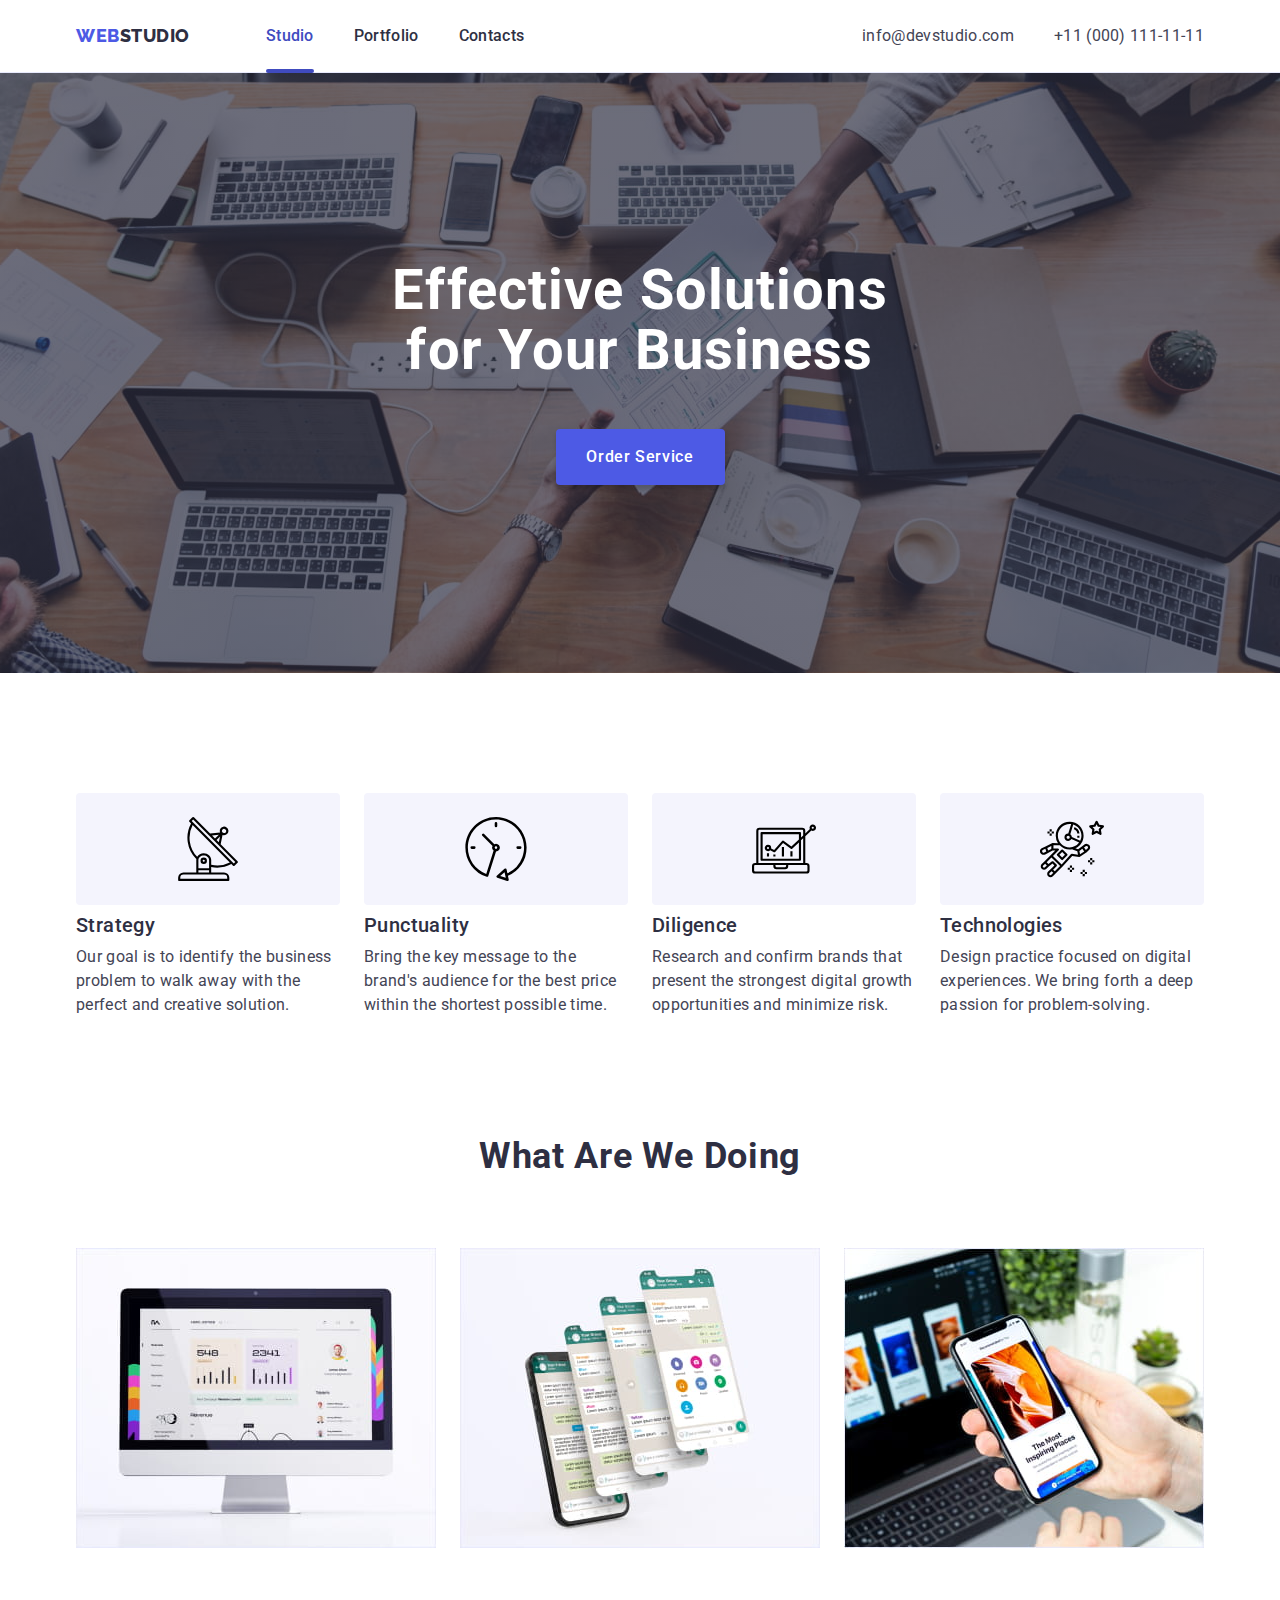
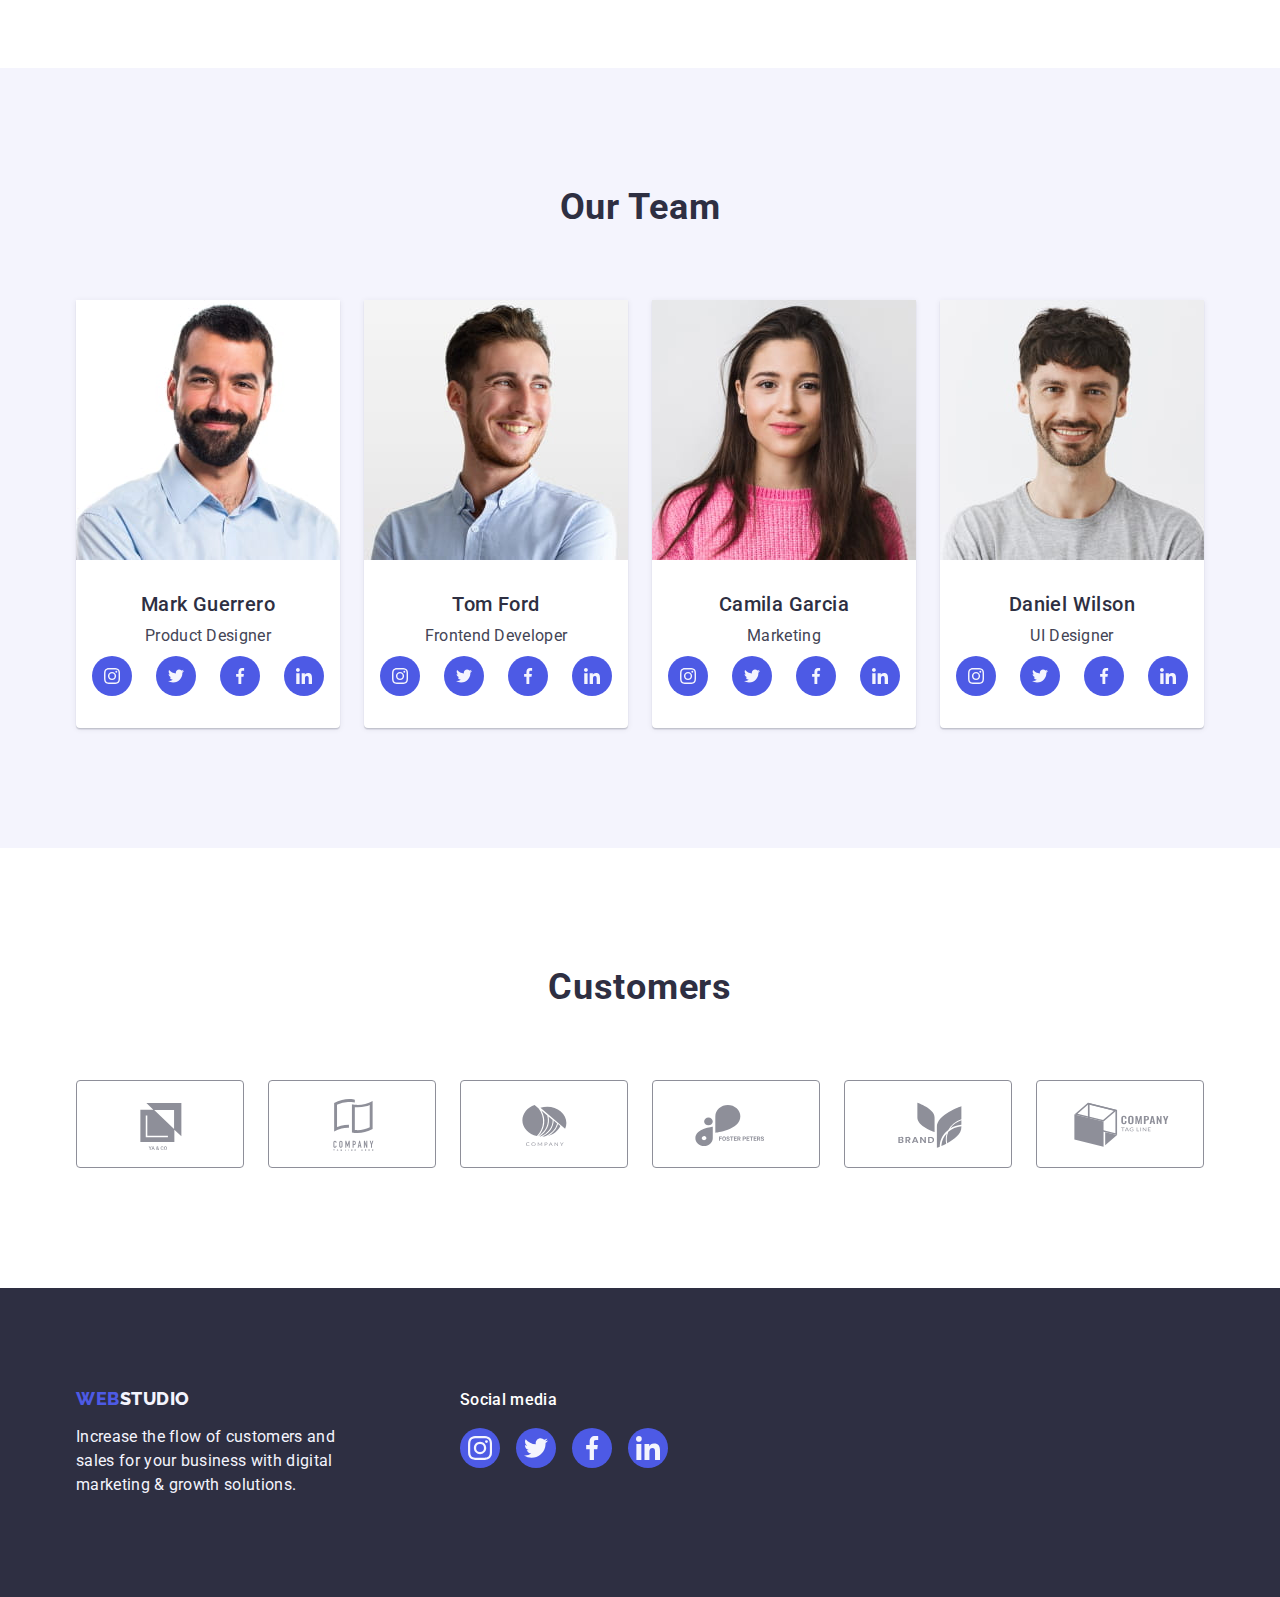
<file: index.html>
<!DOCTYPE html>
<html lang="en">
  <head>
    <meta charset="UTF-8" />
    <meta http-equiv="X-UA-Compatible" content="IE=edge" />
    <meta name="viewport" content="width=device-width, initial-scale=1.0" />
    <title>Web Studio</title>
    <!-- Font styles -->
    <link rel="preconnect" href="https://fonts.googleapis.com" />
    <link rel="preconnect" href="https://fonts.gstatic.com" crossorigin />
    <link
      href="https://fonts.googleapis.com/css2?family=Raleway:wght@800&family=Roboto:wght@400;500;700;900&display=swap"
      rel="stylesheet" />
    <!-- Normalize -->
    <link
      rel="stylesheet"
      href="https://cdnjs.cloudflare.com/ajax/libs/modern-normalize/1.1.0/modern-normalize.min.css" />
    <!-- Custom styles -->
    <link rel="stylesheet" href="./css/style.css" />
  </head>

  <body>
    <header class="header">
      <div class="container">
        <nav class="main-nav">
          <a class="site-logo link" href="./index.html">Web<span class="logo-span">Studio</span></a>
          <ul class="nav-list list">
            <li class="nav-item"><a class="link nav-link active" href="./index.html">Studio</a></li>
            <li class="nav-item">
              <a class="link nav-link" href="./portfolio.html">Portfolio</a>
            </li>
            <li class="nav-item"><a class="link nav-link" href="">Contacts</a></li>
          </ul>
        </nav>
        <address class="address">
          <ul class="list">
            <li class="address-item">
              <a class="link" href="mailto:info@devstudio.com">info@devstudio.com</a>
            </li>
            <li class="address-item">
              <a class="link" href="tel:+110001111111">+11 (000) 111-11-11</a>
            </li>
          </ul>
        </address>
      </div>
    </header>

    <main>
      <!-- Hero section -->
      <section class="hero section">
        <div class="container">
          <h1 class="hero-title">Effective Solutions for Your Business</h1>
          <button class="hero-btn button" type="button" data-modal-open>Order Service</button>
        </div>
      </section>
      <!-- Features section -->
      <section class="features section">
        <div class="container">
          <h2 class="section-title" hidden>Our features</h2>
          <ul class="list">
            <li class="feature-item">
              <div class="thumb">
                <svg class="feature-icon" width="64" height="64">
                  <use href="./images/icons.svg#antenna"></use>
                </svg>
              </div>
              <h3 class="item-title">Strategy</h3>
              <p class="features-description">
                Our goal is to identify the business problem to walk away with the perfect and creative solution.
              </p>
            </li>
            <li class="feature-item">
              <div class="thumb">
                <svg class="feature-icon" width="64" height="64">
                  <use href="./images/icons.svg#clock"></use>
                </svg>
              </div>
              <h3 class="item-title">Punctuality</h3>
              <p class="features-description">
                Bring the key message to the brand's audience for the best price within the shortest possible time.
              </p>
            </li>
            <li class="feature-item">
              <div class="thumb">
                <svg class="feature-icon" width="64" height="64">
                  <use href="./images/icons.svg#diagram"></use>
                </svg>
              </div>
              <h3 class="item-title">Diligence</h3>
              <p class="features-description">
                Research and confirm brands that present the strongest digital growth opportunities and minimize risk.
              </p>
            </li>
            <li class="feature-item">
              <div class="thumb">
                <svg class="feature-icon" width="64" height="64">
                  <use href="./images/icons.svg#astronaut"></use>
                </svg>
              </div>
              <h3 class="item-title">Technologies</h3>
              <p class="features-description">
                Design practice focused on digital experiences. We bring forth a deep passion for problem-solving.
              </p>
            </li>
          </ul>
        </div>
      </section>
      <!-- What are we doing -->
      <section class="works section">
        <div class="container">
          <h2 class="section-title">What are we doing</h2>
          <ul class="list">
            <li class="work-item">
              <img src="./images/works/What-we-are-doing-1.jpg" alt="Work 1" width="360" height="300" />
            </li>
            <li class="work-item">
              <img src="./images/works/What-we-are-doing-2.jpg" alt="Work 2" width="360" height="300" />
            </li>
            <li class="work-item">
              <img src="./images/works/What-we-are-doing-3.jpg" alt="Work 3" width="360" height="300" />
            </li>
          </ul>
        </div>
      </section>
      <!-- Our team -->
      <section class="team section">
        <div class="container">
          <h2 class="section-title">Our Team</h2>
          <ul class="list">
            <li class="team-card">
              <img src="./images/team/worker1.jpg" alt="Product Designer Mark Guerrero" width="264" height="260" />
              <div class="worker-desc">
                <h3 class="item-title">Mark Guerrero</h3>
                <p class="description">Product Designer</p>
                <ul class="socials list">
                  <li class="socials-item">
                    <a
                      href=""
                      class="socials-link link"
                      target="_blank"
                      rel="noopener noreferrer"
                      aria-label="instagram icon">
                      <svg class="socials-icon" width="16" height="16">
                        <use href="./images/icons.svg#instagram"></use>
                      </svg>
                    </a>
                  </li>
                  <li class="socials-item">
                    <a
                      href=""
                      class="socials-link link"
                      target="_blank"
                      rel="noopener noreferrer"
                      aria-label="twitter icon">
                      <svg class="socials-icon" width="16" height="16">
                        <use href="./images/icons.svg#twitter"></use>
                      </svg>
                    </a>
                  </li>
                  <li class="socials-item">
                    <a
                      href=""
                      class="socials-link link"
                      target="_blank"
                      rel="noopener noreferrer"
                      aria-label="facebook icon">
                      <svg class="socials-icon" width="16" height="16">
                        <use href="./images/icons.svg#facebook"></use>
                      </svg>
                    </a>
                  </li>
                  <li class="socials-item">
                    <a
                      href=""
                      class="socials-link link"
                      target="_blank"
                      rel="noopener noreferrer"
                      aria-label="linkedin icon">
                      <svg class="socials-icon" width="16" height="16">
                        <use href="./images/icons.svg#linkedin"></use>
                      </svg>
                    </a>
                  </li>
                </ul>
              </div>
            </li>
            <li class="team-card">
              <img src="./images/team/worker2.jpg" alt="Frontend Developer Tom Ford" width="264" height="260" />
              <div class="worker-desc">
                <h3 class="item-title">Tom Ford</h3>
                <p class="description">Frontend Developer</p>
                <ul class="socials list">
                  <li class="socials-item">
                    <a
                      href=""
                      class="socials-link link"
                      target="_blank"
                      rel="noopener noreferrer"
                      aria-label="instagram icon">
                      <svg class="socials-icon" width="16" height="16">
                        <use href="./images/icons.svg#instagram"></use>
                      </svg>
                    </a>
                  </li>
                  <li class="socials-item">
                    <a
                      href=""
                      class="socials-link link"
                      target="_blank"
                      rel="noopener noreferrer"
                      aria-label="twitter icon">
                      <svg class="socials-icon" width="16" height="16">
                        <use href="./images/icons.svg#twitter"></use>
                      </svg>
                    </a>
                  </li>
                  <li class="socials-item">
                    <a
                      href=""
                      class="socials-link link"
                      target="_blank"
                      rel="noopener noreferrer"
                      aria-label="facebook icon">
                      <svg class="socials-icon" width="16" height="16">
                        <use href="./images/icons.svg#facebook"></use>
                      </svg>
                    </a>
                  </li>
                  <li class="socials-item">
                    <a
                      href=""
                      class="socials-link link"
                      target="_blank"
                      rel="noopener noreferrer"
                      aria-label="linkedin icon">
                      <svg class="socials-icon" width="16" height="16">
                        <use href="./images/icons.svg#linkedin"></use>
                      </svg>
                    </a>
                  </li>
                </ul>
              </div>
            </li>
            <li class="team-card">
              <img src="./images/team/worker3.jpg" alt="Marketer Camila Garcia" width="264" height="260" />
              <div class="worker-desc">
                <h3 class="item-title">Camila Garcia</h3>
                <p class="description">Marketing</p>
                <ul class="socials list">
                  <li class="socials-item">
                    <a
                      href=""
                      class="socials-link link"
                      target="_blank"
                      rel="noopener noreferrer"
                      aria-label="instagram icon">
                      <svg class="socials-icon" width="16" height="16">
                        <use href="./images/icons.svg#instagram"></use>
                      </svg>
                    </a>
                  </li>
                  <li class="socials-item">
                    <a
                      href=""
                      class="socials-link link"
                      target="_blank"
                      rel="noopener noreferrer"
                      aria-label="twitter icon">
                      <svg class="socials-icon" width="16" height="16">
                        <use href="./images/icons.svg#twitter"></use>
                      </svg>
                    </a>
                  </li>
                  <li class="socials-item">
                    <a
                      href=""
                      class="socials-link link"
                      target="_blank"
                      rel="noopener noreferrer"
                      aria-label="facebook icon">
                      <svg class="socials-icon" width="16" height="16">
                        <use href="./images/icons.svg#facebook"></use>
                      </svg>
                    </a>
                  </li>
                  <li class="socials-item">
                    <a
                      href=""
                      class="socials-link link"
                      target="_blank"
                      rel="noopener noreferrer"
                      aria-label="linkedin icon">
                      <svg class="socials-icon" width="16" height="16">
                        <use href="./images/icons.svg#linkedin"></use>
                      </svg>
                    </a>
                  </li>
                </ul>
              </div>
            </li>
            <li class="team-card">
              <img src="./images/team/worker4.jpg" alt="UI Designer Daniel Wilson" width="264" height="260" />
              <div class="worker-desc">
                <h3 class="item-title">Daniel Wilson</h3>
                <p class="description">UI Designer</p>
                <ul class="socials list">
                  <li class="socials-item">
                    <a
                      href=""
                      class="socials-link link"
                      target="_blank"
                      rel="noopener noreferrer"
                      aria-label="instagram icon">
                      <svg class="socials-icon" width="16" height="16">
                        <use href="./images/icons.svg#instagram"></use>
                      </svg>
                    </a>
                  </li>
                  <li class="socials-item">
                    <a
                      href=""
                      class="socials-link link"
                      target="_blank"
                      rel="noopener noreferrer"
                      aria-label="twitter icon">
                      <svg class="socials-icon" width="16" height="16">
                        <use href="./images/icons.svg#twitter"></use>
                      </svg>
                    </a>
                  </li>
                  <li class="socials-item">
                    <a
                      href=""
                      class="socials-link link"
                      target="_blank"
                      rel="noopener noreferrer"
                      aria-label="facebook icon">
                      <svg class="socials-icon" width="16" height="16">
                        <use href="./images/icons.svg#facebook"></use>
                      </svg>
                    </a>
                  </li>
                  <li class="socials-item">
                    <a
                      href=""
                      class="socials-link link"
                      target="_blank"
                      rel="noopener noreferrer"
                      aria-label="linkedin icon">
                      <svg class="socials-icon" width="16" height="16">
                        <use href="./images/icons.svg#linkedin"></use>
                      </svg>
                    </a>
                  </li>
                </ul>
              </div>
            </li>
          </ul>
        </div>
      </section>
      <!-- Customers -->
      <section class="customers section">
        <div class="container">
          <h2 class="section-title">Customers</h2>
          <ul class="customers-list list">
            <li class="customers-list-item">
              <a href="" class="customers-list-link link" target="_blank" rel="noopener noreferrer">
                <svg class="customers-list-icon" width="104" height="56">
                  <use href="./images/icons.svg#customer-1"></use>
                </svg>
              </a>
            </li>
            <li class="customers-list-item">
              <a href="" class="customers-list-link link" target="_blank" rel="noopener noreferrer">
                <svg class="customers-list-icon" width="104" height="56">
                  <use href="./images/icons.svg#customer-2"></use>
                </svg>
              </a>
            </li>
            <li class="customers-list-item">
              <a href="" class="customers-list-link link" target="_blank" rel="noopener noreferrer">
                <svg class="customers-list-icon" width="104" height="56">
                  <use href="./images/icons.svg#customer-3"></use>
                </svg>
              </a>
            </li>
            <li class="customers-list-item">
              <a href="" class="customers-list-link link" target="_blank" rel="noopener noreferrer">
                <svg class="customers-list-icon" width="104" height="56">
                  <use href="./images/icons.svg#customer-4"></use>
                </svg>
              </a>
            </li>
            <li class="customers-list-item">
              <a href="" class="customers-list-link link" target="_blank" rel="noopener noreferrer">
                <svg class="customers-list-icon" width="104" height="56">
                  <use href="./images/icons.svg#customer-5"></use>
                </svg>
              </a>
            </li>
            <li class="customers-list-item">
              <a href="" class="customers-list-link link" target="_blank" rel="noopener noreferrer">
                <svg class="customers-list-icon" width="104" height="56">
                  <use href="./images/icons.svg#customer-6"></use>
                </svg>
              </a>
            </li>
          </ul>
        </div>
      </section>
    </main>

    <footer class="footer">
      <div class="container">
        <div class="footer-text">
          <a class="site-logo link" href="./index.html">Web<span class="logo-span">Studio</span></a>
          <p class="footer-desc">
            Increase the flow of customers and sales for your business with digital marketing & growth solutions.
          </p>
        </div>
        <div class="footer-socials">
          <p class="footer-socials-title">Social media</p>
          <ul class="socials list">
            <li class="socials-item">
              <a
                href=""
                class="socials-link link"
                target="_blank"
                rel="noopener noreferrer"
                aria-label="instagram icon">
                <svg class="socials-icon" width="24" height="24">
                  <use href="./images/icons.svg#instagram"></use>
                </svg>
              </a>
            </li>
            <li class="socials-item">
              <a href="" class="socials-link link" target="_blank" rel="noopener noreferrer" aria-label="twitter icon">
                <svg class="socials-icon" width="24" height="24">
                  <use href="./images/icons.svg#twitter"></use>
                </svg>
              </a>
            </li>
            <li class="socials-item">
              <a href="" class="socials-link link" target="_blank" rel="noopener noreferrer" aria-label="facebook icon">
                <svg class="socials-icon" width="24" height="24">
                  <use href="./images/icons.svg#facebook"></use>
                </svg>
              </a>
            </li>
            <li class="socials-item">
              <a href="" class="socials-link link" target="_blank" rel="noopener noreferrer" aria-label="linkedin icon">
                <svg class="socials-icon" width="24" height="24">
                  <use href="./images/icons.svg#linkedin"></use>
                </svg>
              </a>
            </li>
          </ul>
        </div>
      </div>
    </footer>

    <div class="backdrop is-hidden" data-modal>
      <div class="modal">
        <button class="modal-close-btn" type="button" data-modal-close>
          <svg class="modal-close-icon" width="8" height="8">
            <use href="./images/icons.svg#close"></use>
          </svg>
        </button>
      </div>
    </div>

    <script src="./js/modal.js"></script>
  </body>
</html>
</file>
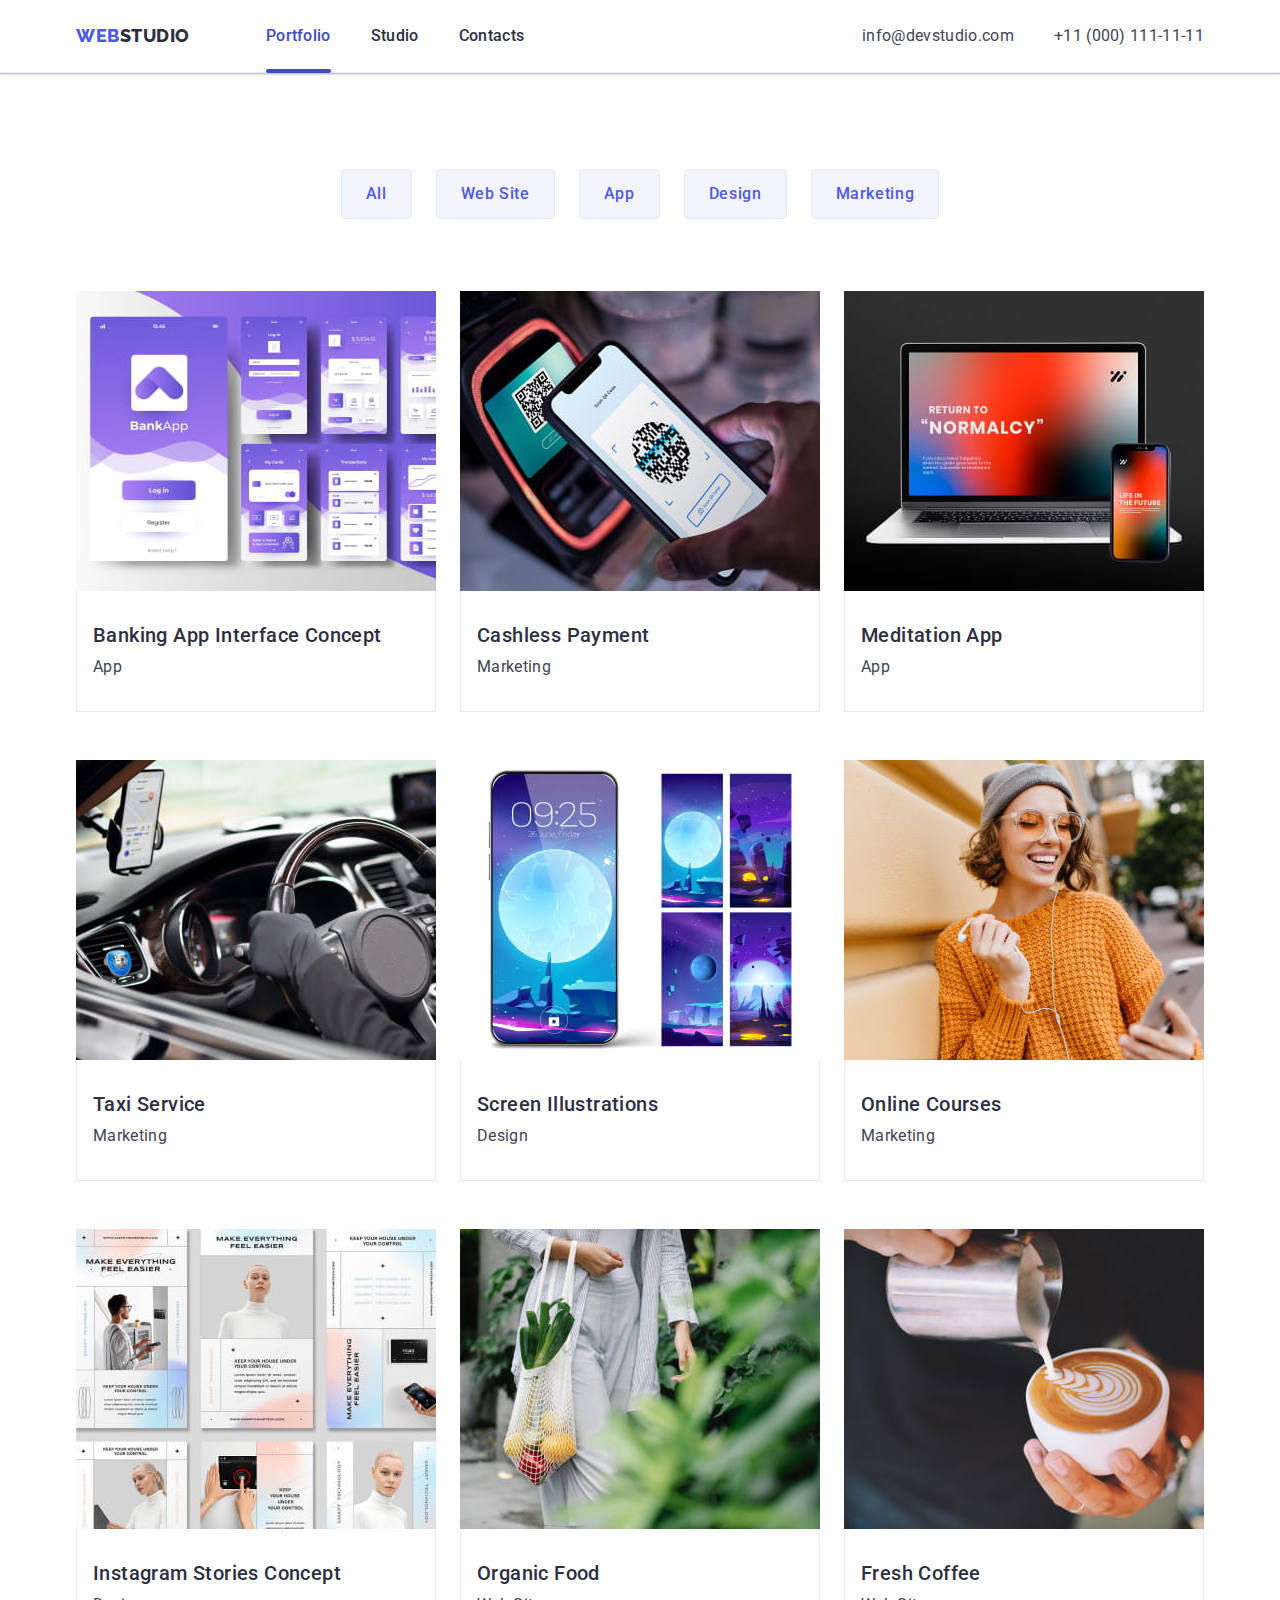
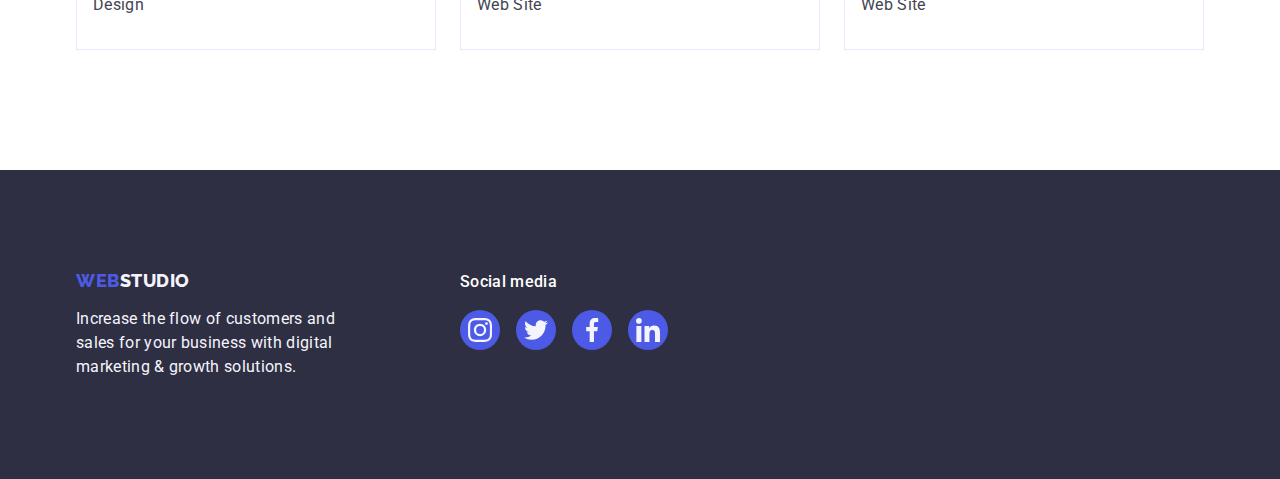
<file: portfolio.html>
<!DOCTYPE html>
<html lang="en">
  <head>
    <meta charset="UTF-8" />
    <meta http-equiv="X-UA-Compatible" content="IE=edge" />
    <meta name="viewport" content="width=device-width, initial-scale=1.0" />
    <title>Portfolio</title>
    <!-- Font styles -->
    <link rel="preconnect" href="https://fonts.googleapis.com" />
    <link rel="preconnect" href="https://fonts.gstatic.com" crossorigin />
    <link
      href="https://fonts.googleapis.com/css2?family=Raleway:wght@800&family=Roboto:wght@400;500;700;900&display=swap"
      rel="stylesheet" />
    <!-- Normalize -->
    <link
      rel="stylesheet"
      href="https://cdnjs.cloudflare.com/ajax/libs/modern-normalize/1.1.0/modern-normalize.min.css" />
    <!-- Custom styles -->
    <link rel="stylesheet" href="./css/style.css" />
  </head>

  <body>
    <header class="header">
      <div class="container">
        <nav class="main-nav">
          <a class="site-logo link" href="./index.html">Web<span class="logo-span">Studio</span></a>
          <ul class="nav-list list">
            <li class="nav-item">
              <a class="link nav-link active" href="./portfolio.html">Portfolio</a>
            </li>
            <li class="nav-item"><a class="link nav-link" href="./index.html">Studio</a></li>
            <li class="nav-item"><a class="link nav-link" href="">Contacts</a></li>
          </ul>
        </nav>
        <address class="address">
          <ul class="list">
            <li class="address-item">
              <a class="link" href="mailto:info@devstudio.com">info@devstudio.com</a>
            </li>
            <li class="address-item">
              <a class="link" href="tel:+110001111111">+11 (000) 111-11-11</a>
            </li>
          </ul>
        </address>
      </div>
    </header>

    <main>
      <!-- Projects section -->
      <section class="portfolio section">
        <div class="container">
          <h1 hidden>Our projects</h1>
          <ul class="filter list">
            <li><button class="button filter-btn" type="button">All</button></li>
            <li>
              <button class="button filter-btn" type="button">Web Site</button>
            </li>
            <li><button class="button filter-btn" type="button">App</button></li>
            <li>
              <button class="button filter-btn" type="button">Design</button>
            </li>
            <li>
              <button class="button filter-btn" type="button">Marketing</button>
            </li>
          </ul>
          <ul class="portfolio-list list">
            <li class="portfolio-item">
              <a class="link" href="">
                <div class="thumb">
                  <img
                    src="./images/projects/projects-1.jpg"
                    alt="Banking App Interface Concept"
                    width="360"
                    height="300" />
                  <p class="overlay">
                    14 Stylish and User-Friendly App Design Concepts · Task Manager App · Calorie Tracker App · Exotic
                    Fruit Ecommerce App · Cloud Storage App
                  </p>
                </div>
                <div class="portfolio-desc">
                  <h2 class="item-title">Banking App Interface Concept</h2>
                  <p class="description">App</p>
                </div>
              </a>
            </li>
            <li class="portfolio-item">
              <a class="link" href="">
                <div class="thumb">
                  <img src="./images/projects/projects-2.jpg" alt="Cashless Payment" width="360" height="300" />
                  <p class="overlay">
                    14 Stylish and User-Friendly App Design Concepts · Task Manager App · Calorie Tracker App · Exotic
                    Fruit Ecommerce App · Cloud Storage App
                  </p>
                </div>
                <div class="portfolio-desc">
                  <h2 class="item-title">Cashless Payment</h2>
                  <p class="description">Marketing</p>
                </div>
              </a>
            </li>
            <li class="portfolio-item">
              <a class="link" href="">
                <div class="thumb">
                  <img src="./images/projects/projects-3.jpg" alt="Meditation App" width="360" height="300" />
                  <p class="overlay">
                    14 Stylish and User-Friendly App Design Concepts · Task Manager App · Calorie Tracker App · Exotic
                    Fruit Ecommerce App · Cloud Storage App
                  </p>
                </div>
                <div class="portfolio-desc">
                  <h2 class="item-title">Meditation App</h2>
                  <p class="description">App</p>
                </div>
              </a>
            </li>
            <li class="portfolio-item">
              <a class="link" href="">
                <div class="thumb">
                  <img src="./images/projects/projects-4.jpg" alt="Taxi Service" width="360" height="300" />
                  <p class="overlay">
                    14 Stylish and User-Friendly App Design Concepts · Task Manager App · Calorie Tracker App · Exotic
                    Fruit Ecommerce App · Cloud Storage App
                  </p>
                </div>
                <div class="portfolio-desc">
                  <h2 class="item-title">Taxi Service</h2>
                  <p class="description">Marketing</p>
                </div>
              </a>
            </li>
            <li class="portfolio-item">
              <a class="link" href="">
                <div class="thumb">
                  <img src="./images/projects/projects-5.jpg" alt="Screen Illustrations" width="360" height="300" />
                  <p class="overlay">
                    14 Stylish and User-Friendly App Design Concepts · Task Manager App · Calorie Tracker App · Exotic
                    Fruit Ecommerce App · Cloud Storage App
                  </p>
                </div>
                <div class="portfolio-desc">
                  <h2 class="item-title">Screen Illustrations</h2>
                  <p class="description">Design</p>
                </div>
              </a>
            </li>
            <li class="portfolio-item">
              <a class="link" href="">
                <div class="thumb">
                  <img src="./images/projects/projects-6.jpg" alt="Online Courses" width="360" height="300" />
                  <p class="overlay">
                    14 Stylish and User-Friendly App Design Concepts · Task Manager App · Calorie Tracker App · Exotic
                    Fruit Ecommerce App · Cloud Storage App
                  </p>
                </div>
                <div class="portfolio-desc">
                  <h2 class="item-title">Online Courses</h2>
                  <p class="description">Marketing</p>
                </div>
              </a>
            </li>
            <li class="portfolio-item">
              <a class="link" href="">
                <div class="thumb">
                  <img
                    src="./images/projects/projects-7.jpg"
                    alt="Instagram Stories Concept"
                    width="360"
                    height="300" />
                  <p class="overlay">
                    14 Stylish and User-Friendly App Design Concepts · Task Manager App · Calorie Tracker App · Exotic
                    Fruit Ecommerce App · Cloud Storage App
                  </p>
                </div>
                <div class="portfolio-desc">
                  <h2 class="item-title">Instagram Stories Concept</h2>
                  <p class="description">Design</p>
                </div>
              </a>
            </li>
            <li class="portfolio-item">
              <a class="link" href="">
                <div class="thumb">
                  <img src="./images/projects/projects-8.jpg" alt="Organic Food" width="360" height="300" />
                  <p class="overlay">
                    14 Stylish and User-Friendly App Design Concepts · Task Manager App · Calorie Tracker App · Exotic
                    Fruit Ecommerce App · Cloud Storage App
                  </p>
                </div>
                <div class="portfolio-desc">
                  <h2 class="item-title">Organic Food</h2>
                  <p class="description">Web Site</p>
                </div>
              </a>
            </li>
            <li class="portfolio-item">
              <a class="link" href="">
                <div class="thumb">
                  <img src="./images/projects/projects-9.jpg" alt="Fresh Coffee" width="360" height="300" />
                  <p class="overlay">
                    14 Stylish and User-Friendly App Design Concepts · Task Manager App · Calorie Tracker App · Exotic
                    Fruit Ecommerce App · Cloud Storage App
                  </p>
                </div>
                <div class="portfolio-desc">
                  <h2 class="item-title">Fresh Coffee</h2>
                  <p class="description">Web Site</p>
                </div>
              </a>
            </li>
          </ul>
        </div>
      </section>
    </main>

    <footer class="footer">
      <div class="container">
        <div class="footer-text">
          <a class="site-logo link" href="./index.html">Web<span class="logo-span">Studio</span></a>
          <p class="footer-desc">
            Increase the flow of customers and sales for your business with digital marketing & growth solutions.
          </p>
        </div>
        <div class="footer-socials">
          <p class="footer-socials-title">Social media</p>
          <ul class="socials list">
            <li class="socials-item">
              <a
                href=""
                class="socials-link link"
                target="_blank"
                rel="noopener noreferrer"
                aria-label="instagram icon">
                <svg class="socials-icon" width="24" height="24">
                  <use href="./images/icons.svg#instagram"></use>
                </svg>
              </a>
            </li>
            <li class="socials-item">
              <a href="" class="socials-link link" target="_blank" rel="noopener noreferrer" aria-label="twitter icon">
                <svg class="socials-icon" width="24" height="24">
                  <use href="./images/icons.svg#twitter"></use>
                </svg>
              </a>
            </li>
            <li class="socials-item">
              <a href="" class="socials-link link" target="_blank" rel="noopener noreferrer" aria-label="facebook icon">
                <svg class="socials-icon" width="24" height="24">
                  <use href="./images/icons.svg#facebook"></use>
                </svg>
              </a>
            </li>
            <li class="socials-item">
              <a href="" class="socials-link link" target="_blank" rel="noopener noreferrer" aria-label="linkedin icon">
                <svg class="socials-icon" width="24" height="24">
                  <use href="./images/icons.svg#linkedin"></use>
                </svg>
              </a>
            </li>
          </ul>
        </div>
      </div>
    </footer>
  </body>
</html>
</file>
<file: css/style.css>
:root {
  /* Fonts */
  --main-font: "Roboto", sans-serif;
  --secondary-font: "Raleway", sans-serif;
  /* Colors */
  --main-color: #434455;
  --main-color-hover: #404bbf;
  --secondary-color: #2e2f42;
  --logo-color: #4d5ae5;
  --main-bg-btn-cl: #4d5ae5;
  --cloud-color: #f4f4fd;
  --white-color: #fff;

  --main-portfolio-filter-cl: #4d5ae5;
  --main-portfolio-filter-bg-cl: #f4f4fd;
  --accent-portfolio-filter-bg-cl: #404bbf;
  --overlay-color: #4d5ae5;
  --socials-bg-color: #4d5ae5;
  --customers-color: #8e8f99;
  --footer-accent-color: #31d0aa;

  --modal-bg-color: #fcfcfc;
  --close-btn-bg-cl: #e7e9fc;
  /* Others */
  --indent: 24px;
  --items: 4;
  --anim-time: 250ms;
  --anim-timing-func: cubic-bezier(0.4, 0, 0.2, 1);
}

body {
  margin: 0;

  font-size: 16px;
  line-height: 1.5;
  letter-spacing: 0.02em;
  font-family: var(--main-font);
  color: var(--main-color);
  background-color: var(--white-color);
}

h1,
h2,
h3,
h4,
h5,
h6,
ul,
p {
  margin: 0;
  padding: 0;
}

img {
  display: block;
}

.container {
  width: 1158px;
  padding: 0 15px;
  margin-left: auto;
  margin-right: auto;
}

.section {
  padding: 120px 0;
}

.link {
  color: inherit;
  text-decoration: none;

  transition: color var(--anim-time) var(--anim-timing-func);
}

.site-logo {
  display: inline-block;
  margin-right: 76px;

  font-family: var(--secondary-font);
  font-weight: 800;
  font-size: 18px;
  line-height: 1.17;
  letter-spacing: 0.03em;
  text-transform: uppercase;
  color: var(--logo-color);
}

.logo-span {
  color: var(--secondary-color);
}

.button {
  color: var(--white-color);
  background-color: var(--main-bg-btn-cl);
  font-family: inherit;
  font-weight: 500;
  font-size: 16px;
  line-height: 1.5;
  letter-spacing: 0.04em;

  transition: background-color var(--anim-time) var(--anim-timing-func);
}

.link:hover:not(.portfolio .link, .socials-link),
.link:focus:not(.portfolio .link, .socials-link) {
  color: var(--main-color-hover);
}

.button:hover,
.button:focus {
  background-color: var(--main-color-hover);
  cursor: pointer;
}

.list {
  list-style: none;
}

.section-title {
  margin-bottom: 72px;

  font-weight: 700;
  font-size: 36px;
  line-height: 1.1;
  text-align: center;
  text-transform: capitalize;
  letter-spacing: 0.02em;
  color: var(--secondary-color);
}

.item-title {
  color: var(--secondary-color);
  font-weight: 500;
  font-size: 20px;
  line-height: 1.2;
  letter-spacing: 0.02em;
}

/* Social links */

.socials {
  display: flex;
  justify-content: center;
  align-items: center;
  gap: 24px;
}

.socials-link {
  width: 40px;
  height: 40px;
  display: flex;
  justify-content: center;
  align-items: center;
  border-radius: 50%;

  color: var(--cloud-color);
  background-color: var(--socials-bg-color);

  transition: background-color var(--anim-time) var(--anim-timing-func);
}

/**
|============================
| Header
|============================
*/

.header {
  border-bottom: 1px solid #e7e9fc;
  box-shadow: 0px 2px 1px rgba(46, 47, 66, 0.08), 0px 1px 1px rgba(46, 47, 66, 0.16), 0px 1px 6px rgba(46, 47, 66, 0.08);
}

.main-nav {
  display: flex;
  align-items: center;
}

.header > .container {
  display: flex;
}

.header .site-logo {
  padding: 24px 0;
}

.nav-list {
  display: flex;
  align-items: center;
  gap: 40px;
}

.nav-link {
  position: relative;
  padding: 24px 0;
  display: inline-block;
  font-weight: 500;
  color: var(--secondary-color);
}

.nav-link.active {
  color: var(--main-color-hover);
}

.nav-link.active::after {
  content: "";
  position: absolute;
  bottom: -1px;
  left: 0;
  display: block;
  width: 100%;
  height: 4px;

  border-radius: 2px;
  background-color: var(--main-color-hover);
}

.address > .list {
  display: flex;
  align-items: center;
  gap: 40px;
}

.address {
  display: flex;
  margin-left: auto;

  font-style: normal;
}

/**
|============================
| Hero section
|============================
*/

.hero {
  max-width: 1440px;
  margin-left: auto;
  margin-right: auto;
  padding: 188px 0;

  color: var(--white-color);
  background-color: var(--secondary-color);
  background-image: linear-gradient(rgba(46, 47, 66, 0.7), rgba(46, 47, 66, 0.7)), url(../images/hero/hero-bg.jpg);
  background-repeat: no-repeat;
  background-position: center;
  background-size: cover;
}

.hero-title {
  max-width: 496px;
  margin: 0 auto 48px auto;

  font-weight: 700;
  font-size: 56px;
  line-height: 1.07;
  text-align: center;
  letter-spacing: 0.02em;
}

.hero-btn {
  display: block;
  margin-right: auto;
  margin-left: auto;

  min-width: 169px;
  height: 56px;
  box-shadow: 0px 4px 4px rgba(0, 0, 0, 0.15);
  border: none;
  border-radius: 4px;
  cursor: pointer;
}

/**
  |============================
  | Features
  |============================
*/

.features .list {
  display: flex;
  gap: var(--indent);
}

.feature-item {
  flex-basis: calc((100% - var(--indent) * (var(--items) - 1)) / var(--items));
}

.features .thumb {
  display: flex;
  margin-bottom: 8px;
  height: 112px;
  justify-content: center;
  align-items: center;
  border-radius: 4px;

  color: var(--secondary-color);
  background-color: var(--cloud-color);
}

.feature-icon {
  color: currentColor;
}

.item-title {
  margin-bottom: 8px;
}

/**
  |============================
  | Works
  |============================
*/

.works {
  padding-top: 0;
}

.works .list {
  display: flex;
  gap: 24px;

  --items: 3;
}

.work-item {
  flex-basis: calc((100% - var(--indent) * (var(--items) - 1)) / var(--items));
}

/**
  |============================
  | Our Team
  |============================
*/
.team {
  background-color: var(--cloud-color);
}

.team .list {
  display: flex;
  gap: 24px;
}

.team-card {
  flex-basis: calc((100% - var(--indent) * (var(--items) - 1)) / var(--items));

  background-color: var(--white-color);
  box-shadow: 0px 1px 6px rgba(46, 47, 66, 0.08), 0px 1px 1px rgba(46, 47, 66, 0.16), 0px 2px 1px rgba(46, 47, 66, 0.08);
  border-radius: 0px 0px 4px 4px;
}

.worker-desc {
  padding: 32px 0;
}

.team .item-title,
.team .description {
  text-align: center;
  letter-spacing: 0.02em;
  margin-bottom: 8px;
}

.team .socials-link:hover,
.team .socials-link:focus {
  background-color: var(--main-color-hover);
}

.socials-icon {
  fill: currentColor;
}

/**
  |============================
  | Customers
  |============================
*/

.customers-list {
  display: flex;
  justify-content: center;
  gap: var(--indent);

  --items: 6;
}

.customers-list-item {
  width: calc((100% - var(--indent) * (var(--items) - 1)) / var(--items));
  height: 88px;
}

.customers-list-link {
  width: 100%;
  height: 100%;
  display: flex;
  justify-content: center;
  align-items: center;

  border: 1px solid #8e8f99;
  border-radius: 4px;

  color: var(--customers-color);

  transition: border-color var(--anim-time) var(--anim-timing-func), color var(--anim-time) var(--anim-timing-func);
}

.customers-list-link:hover,
.customers-list-link:focus {
  border-color: var(--main-color-hover);
  color: var(--main-color-hover);
}

.customers-list-icon {
  fill: currentColor;
}

/**
  |============================
  | Footer
  |============================
*/

.footer {
  padding: 100px 0;
  color: var(--cloud-color);
  background-color: var(--secondary-color);
}

.footer > .container {
  display: flex;
  align-items: baseline;
}

.footer-text {
  margin-right: 120px;
}

.footer .site-logo {
  margin-bottom: 16px;
}

.footer .logo-span {
  color: var(--cloud-color);
}

.footer-desc {
  width: 264px;
}

.footer-socials-title {
  font-weight: 500;
  margin-bottom: 16px;
  color: var(--white-color);
}

.footer .socials {
  gap: 16px;
}

.footer .socials-link:hover,
.footer .socials-link:focus {
  background-color: var(--footer-accent-color);
}

/**
  |============================
  | Backdrop
  |============================
*/

.backdrop {
  visibility: visible;
  opacity: 1;
  position: fixed;
  top: 0;
  left: 0;
  height: 100vh;
  width: 100vw;

  background-color: rgba(46, 47, 66, 0.4);
  transition: opacity var(--anim-time) cubic-bezier(0.4, 0, 0.2, 1),
    visibility var(--anim-time) cubic-bezier(0.4, 0, 0.2, 1);
}

.modal {
  position: absolute;
  min-height: 576px;
  width: 408px;
  top: 50%;
  left: 50%;
  transform: translate(-50%, -50%) scale(1);

  background-color: var(--modal-bg-color);

  transition: transform var(--anim-time) var(--anim-timing-func);
  box-shadow: 0px 1px 1px rgba(0, 0, 0, 0.14), 0px 1px 3px rgba(0, 0, 0, 0.12), 0px 2px 1px rgba(0, 0, 0, 0.2);
  border-radius: 4px;
}

.backdrop.is-hidden {
  visibility: hidden;
  opacity: 0;
  pointer-events: none;
}

.backdrop.is-hidden .modal {
  transform: translate(-50%, 50%);
}

.modal-close-btn {
  position: absolute;
  padding: 0;
  height: 24px;
  width: 24px;
  top: 24px;
  right: 24px;
  display: flex;
  align-items: center;
  justify-content: center;

  background-color: var(--close-btn-bg-cl);
  border: 1px solid rgba(0, 0, 0, 0.1);
  border-radius: 50%;
  cursor: pointer;

  transition: background-color var(--anim-time) var(--anim-timing-func), border var(--anim-time) var(--anim-timing-func);
}

.modal-close-btn:hover,
.modal-close-btn:focus {
  background-color: var(--main-color-hover);
  border: none;
}

.modal-close-icon {
  fill: currentColor;
  transition: fill var(--anim-time) var(--anim-timing-func);
}

.modal-close-btn:hover .modal-close-icon,
.modal-close-btn:focus .modal-close-icon {
  fill: var(--white-color);
}

/**
  |============================
  | Portfolio
  |============================
*/

.portfolio {
  padding: 96px 0 120px;
}

.filter {
  display: flex;
  justify-content: center;
  gap: 24px;
  margin-bottom: 72px;
}

.filter-btn {
  padding: 12px 24px;
  border: 1px solid #e7e9fc;
  border-radius: 4px;

  color: var(--main-portfolio-filter-cl);
  background-color: var(--main-portfolio-filter-bg-cl);

  transition-property: border-color, color, background-color, box-shadow;
  transition-duration: var(--anim-time);
  transition-timing-function: var(--anim-timing-func);
}

.filter-btn:hover,
.filter-btn:focus {
  border: 1px solid transparent;
  color: var(--white-color);
  background-color: var(--accent-portfolio-filter-bg-cl);
  box-shadow: 0px 3px 1px rgba(0, 0, 0, 0.1), 0px 2px 1px rgba(0, 0, 0, 0.08), 0px 2px 2px rgba(0, 0, 0, 0.12);
}

.portfolio-list {
  display: flex;
  flex-wrap: wrap;
  gap: 48px 24px;

  --items: 3;
}

.portfolio-item .link {
  display: block;
  transition: box-shadow var(--anim-time) var(--anim-timing-func);
}

.thumb {
  position: relative;
  overflow: hidden;
}

.portfolio-item .overlay {
  position: absolute;
  top: 0;
  height: 100%;
  width: 100%;

  padding: 40px 32px;

  color: var(--cloud-color);
  background-color: var(--overlay-color);

  transform: translateY(100%);
  transition: transform var(--anim-time) var(--anim-timing-func);
}

.portfolio-item .link:hover .overlay,
.portfolio-item .link:focus .overlay {
  transform: translateY(0%);
}

.portfolio-item .link:hover,
.portfolio-item .link:focus {
  border-color: #f4f4fd;
  box-shadow: 0px 1px 6px rgba(46, 47, 66, 0.08), 0px 1px 1px rgba(46, 47, 66, 0.16), 0px 2px 1px rgba(46, 47, 66, 0.08);
}

.portfolio-item {
  flex-basis: calc((100% - var(--indent) * (var(--items) - 1)) / var(--items));
}

.portfolio-desc {
  padding: 32px 16px;
  border: 1px solid #e7e9fc;
  border-top: none;
}
</file>
